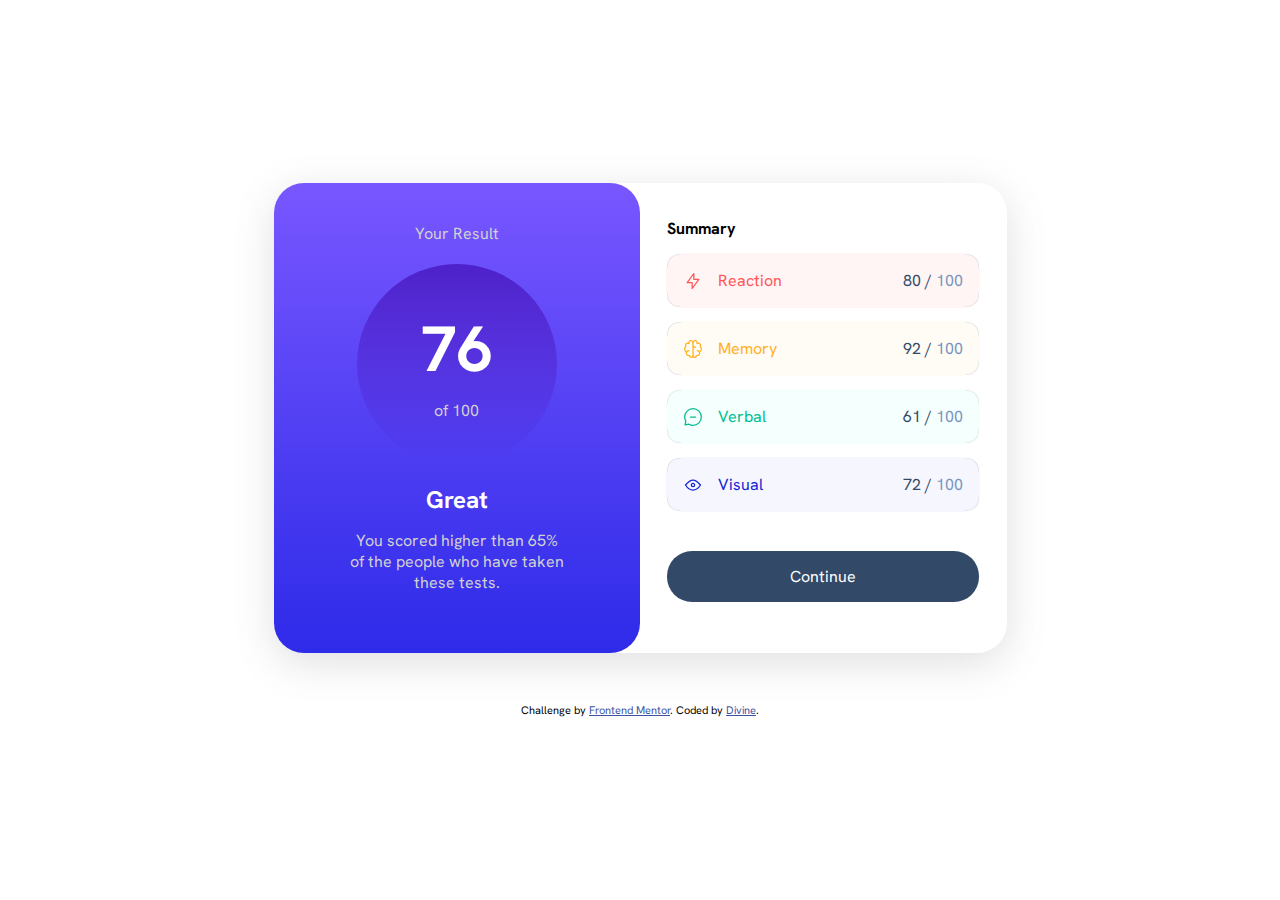
<file: index.html>
<!DOCTYPE html>
<html lang="en">
<head>
  <meta charset="UTF-8">
  <meta name="viewport" content="width=device-width, initial-scale=1.0">
  <link rel="icon" type="image/png" sizes="32x32" href="./images/favicon-32x32.png">

   <!--Google fonts-->
  <link rel="preconnect" href="https://fonts.googleapis.com">
  <link rel="preconnect" href="https://fonts.gstatic.com" crossorigin>
  <link href="https://fonts.googleapis.com/css2?family=Hanken+Grotesk:wght@500;700;800&display=swap" rel="stylesheet">

  <link rel="stylesheet" href="styles.css">
  <title>Frontend Mentor | Results summary component</title>
  <style>
    .attribution { font-size: 11px; text-align: center;}
    .attribution a { color: hsl(228, 45%, 44%); }
  </style>
</head>
<body>
  <main>
    <div class="container">
      <div class="score">
        <p>Your Result</p>
        <p class="score__result">
          <span class="score__value">76</span>
          <span class="score__total">of 100</span>
        </p>
        <div class="score__comment">
          <h1>Great</h1>
          <p>You scored higher than 65% of the people who have taken these tests.</p>
        </div>
      </div>

      <div class="summary">
        <div class="summary__container">
          <h2 class="summary__heading">Summary</h2>
          <ul class="summary__list">
            <li>
              <div class="list-container">
                <div>
                  <img src="./images/icon-reaction.svg" alt="">
                </div>
                <p>Reaction</p>
                <p>80 / <span>100</span></p>
              </div>
            </li>
            <li>
              <div class="list-container">
                <div>
                  <img src="./images/icon-memory.svg" alt="">
                </div>
                <p>Memory</p>
                <p>92 / <span>100</span></p>
              </div>
            </li>
            <li>
              <div class="list-container">
                <div>
                  <img src="./images/icon-verbal.svg" alt="">
                </div>
                <p>Verbal</p>
                <p>61 / <span>100</span></p>
              </div>
            </li>
            <li>
              <div class="list-container">
                <div>
                  <img src="./images/icon-visual.svg" alt="">
                </div>
                <p>Visual</p>
                <p>72 / <span>100</span></p>
              </div>
            </li>
          </ul>
          <button type="button">Continue</button>
        </div>
      </div>
    </div>
  </main>

  <div class="attribution" style="margin-top: 50px">
      Challenge by <a href="https://www.frontendmentor.io?ref=challenge" target="_blank">Frontend Mentor</a>.
      Coded by <a href="https://github.com/Divine-hash">Divine</a>.
    </div>
</body>
</html>
</file>
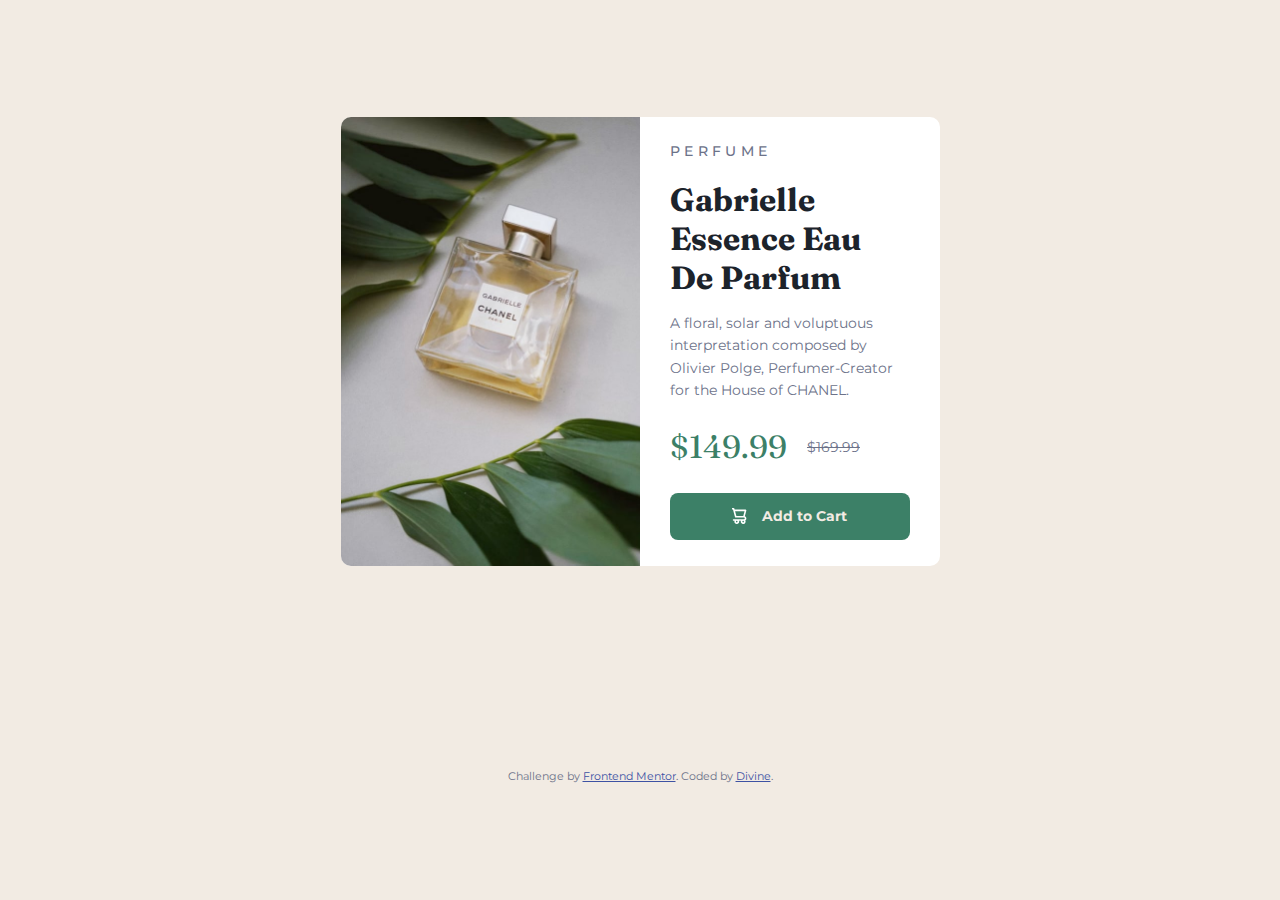
<file: product-preview-card/index.html>
<!DOCTYPE html>
<html lang="en">
<head>
  <meta charset="UTF-8">
  <meta name="viewport" content="width=device-width, initial-scale=1.0">
  <link rel="icon" type="image/png" sizes="32x32" href="./images/favicon-32x32.png">

  <!-- Google fonts-->
  <link rel="preconnect" href="https://fonts.googleapis.com">
  <link rel="preconnect" href="https://fonts.gstatic.com" crossorigin>
  <link href="https://fonts.googleapis.com/css2?family=Fraunces:opsz,wght@9..144,700&family=Montserrat:wght@500;700&display=swap" rel="stylesheet">

  <link rel="stylesheet" href="styles.css">
  <title>Frontend Mentor | Product preview card component</title>
  <style>
    .attribution { font-size: 11px; text-align: center; }
    .attribution a { color: hsl(228, 45%, 44%); }
  </style>
</head>
<body>
  <main class="container">
    <figure class="product">
      <div class="product__image">
        <picture>
            <source media="(max-width: 45.5625em)" srcset="./images/image-product-mobile.jpg" />
            <source media="(min-width: 45.625em)" srcset="./images/image-product-desktop.jpg" />
            <img src="./images/image-product-desktop.jpg" alt="image of perfume bottle" />
        </picture>
      </div>
      <figcaption class="product__disc">
        <h2>Perfume</h2>
        <h1>Gabrielle Essence Eau De Parfum</h1>
        <P>
          A floral, solar and voluptuous interpretation composed by Olivier Polge,
          Perfumer-Creator for the House of CHANEL.
        </P>
        <P class="product__pricing">
          <span class="product__price product__price--current">$149.99</span>
          <span class="product__price product__price--canceled">$169.99</span>
        </P>
        <button class="product__button" type="button">
          <img src="./images/icon-cart.svg" alt="">
          <span>Add to Cart</span>
        </button>
      </figcaption>
    </figure>
  </main>

  <footer>
    <div class="attribution">
      Challenge by <a href="https://www.frontendmentor.io?ref=challenge" target="_blank">Frontend Mentor</a>.
      Coded by <a href="https://github.com/Divine-hash/frontend-mentor-css-projects/tree/main/product-preview-card">Divine</a>.
    </div>
  </footer>
</body>
</html>
</file>
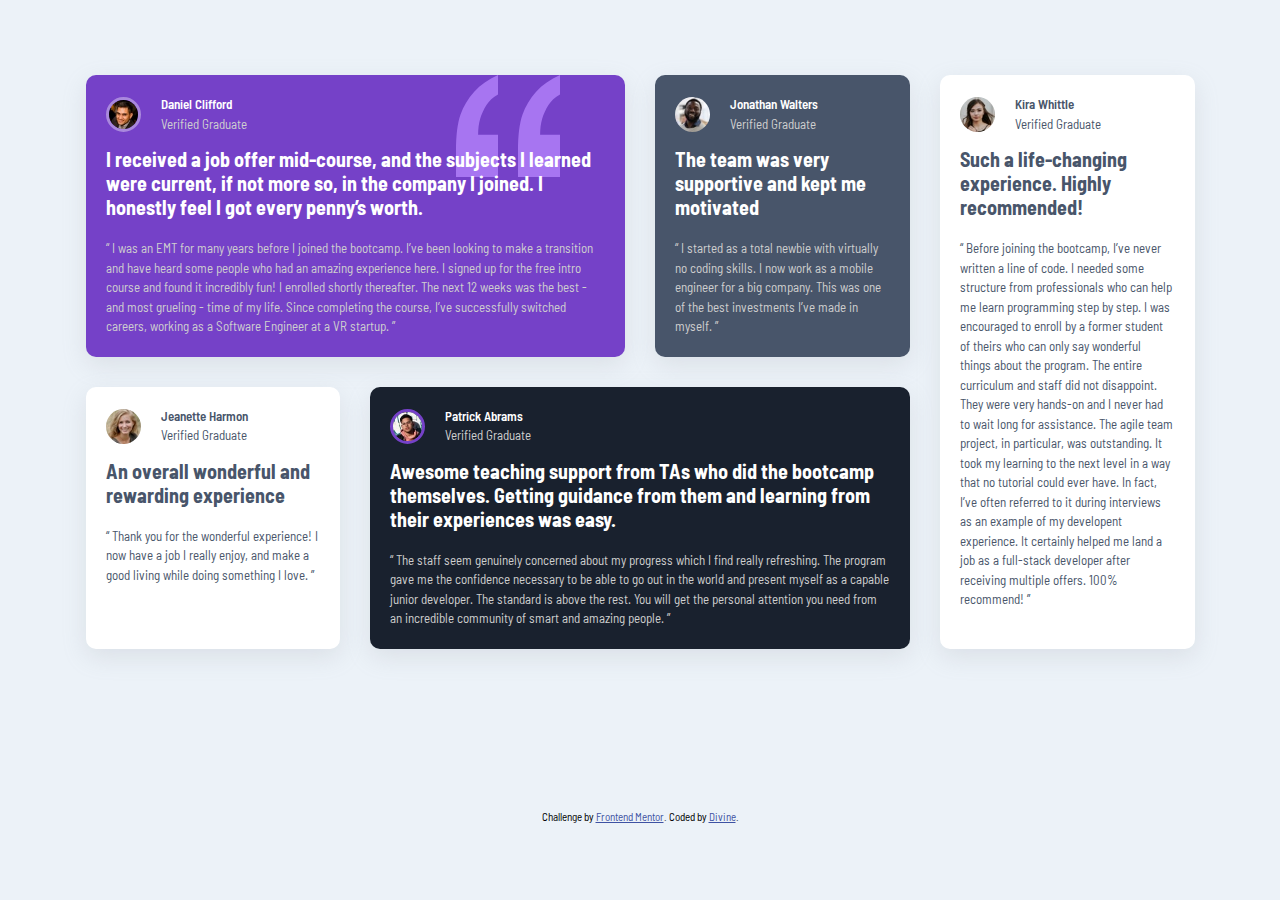
<file: testimonials-grid-section/index.html>
<!DOCTYPE html>
<html lang="en">
<head>
  <meta charset="UTF-8">
  <meta name="viewport" content="width=device-width, initial-scale=1.0">
  <link rel="icon" type="image/png" sizes="32x32" href="./images/favicon-32x32.png">
  <!-- Google Fonts -->
  <link rel="preconnect" href="https://fonts.googleapis.com">
  <link rel="preconnect" href="https://fonts.gstatic.com" crossorigin>
  <link href="https://fonts.googleapis.com/css2?family=Barlow+Semi+Condensed:wght@500;600&display=swap" rel="stylesheet">

  <link rel="stylesheet" href="styles.css">
  <title>Frontend Mentor | [Challenge Name Here]</title>
  <style>
    .attribution { font-size: 11px; text-align: center; }
    .attribution a { color: hsl(228, 45%, 44%); }
  </style>
</head>
<body>
  <main class="container">
    <!-- TESTIMONIAL ONE -->
    <div class="testimonial">
      <div class="testimonial__profile">
        <div class="testimonial__image">
          <img src="./images/image-daniel.jpg" alt="">
        </div>
        <div class="testimonial__student">
          <span class="testimonial__name">Daniel Clifford</span>
          <span>Verified Graduate</span>
        </div>
      </div>

      <h1 class="testimonial__heading">
        I received a job offer mid-course, and the subjects I learned were current, if not more so,
        in the company I joined. I honestly feel I got every penny’s worth.
      </h1>

      <p class="testimonial__statement">
        “ I was an EMT for many years before I joined the bootcamp. I’ve been looking to make a
        transition and have heard some people who had an amazing experience here. I signed up
        for the free intro course and found it incredibly fun! I enrolled shortly thereafter.
        The next 12 weeks was the best - and most grueling - time of my life. Since completing
        the course, I’ve successfully switched careers, working as a Software Engineer at a VR startup. ”
      </p>
    </div>



    <!-- TESTIMONIAL TWO -->
    <div class="testimonial">
      <div class="testimonial__profile">
        <div class="testimonial__image">
          <img src="./images/image-jonathan.jpg" alt="">
        </div>
        <div class="testimonial__student">
          <span class="testimonial__name">Jonathan Walters</span>
          <span>Verified Graduate</span>
        </div>
      </div>

      <h1 class="testimonial__heading">
        The team was very supportive and kept me motivated
      </h1>

      <p class="testimonial__statement">
        “ I started as a total newbie with virtually no coding skills. I now work as a mobile engineer for a big company. This was one of the best investments I’ve made in myself. ”
      </p>
    </div>



    <!-- TESTIMONIAL THREE -->
    <div class="testimonial">
      <div class="testimonial__profile">
        <div class="testimonial__image">
          <img src="./images/image-jeanette.jpg" alt="">
        </div>
        <div class="testimonial__student">
          <span class="testimonial__name">Jeanette Harmon</span>
          <span>Verified Graduate</span>
        </div>
      </div>

      <h1 class="testimonial__heading">
        An overall wonderful and rewarding experience
      </h1>

      <p class="testimonial__statement">
        “ Thank you for the wonderful experience! I now have a job I really enjoy, and make a good living while doing something I love. ”
      </p>
    </div>



    <!-- TESTIMONIAL FOUR -->
    <div class="testimonial">
      <div class="testimonial__profile">
        <div class="testimonial__image">
          <img src="./images/image-patrick.jpg" alt="">
        </div>
        <div class="testimonial__student">
          <span class="testimonial__name">Patrick Abrams</span>
          <span>Verified Graduate</span>
        </div>
      </div>

      <h1 class="testimonial__heading">
        Awesome teaching support from TAs who did the bootcamp themselves. Getting guidance from them and learning from their experiences was easy.
      </h1>

      <p class="testimonial__statement">
        “ The staff seem genuinely concerned about my progress which I find really refreshing. The program gave me the confidence necessary to be able to go out in the world and present myself as a capable junior developer. The standard is above the rest. You will get the personal attention you need from an incredible community of smart and amazing people. ”
      </p>
    </div>

    <!-- TESTIMONIAL FIVE -->
    <div class="testimonial">
      <div class="testimonial__profile">
        <div class="testimonial__image">
          <img src="./images/image-kira.jpg" alt="">
        </div>
        <div class="testimonial__student">
          <span class="testimonial__name">Kira Whittle</span>
          <span>Verified Graduate</span>
        </div>
      </div>

      <h1 class="testimonial__heading">
        Such a life-changing experience. Highly recommended!
      </h1>

      <p class="testimonial__statement">
        “ Before joining the bootcamp, I’ve never written a line of code. I needed some structure from professionals who can help me learn programming step by step. I was encouraged to enroll by a former student of theirs who can only say wonderful things about the program. The entire curriculum and staff did not disappoint. They were very hands-on and I never had to wait long for assistance. The agile team project, in particular, was outstanding. It took my learning to the next level in a way that no tutorial could ever have. In fact, I’ve often referred to it during interviews as an example of my developent experience. It certainly helped me land a job as a full-stack developer after receiving multiple offers.
        100% recommend! ”
      </p>
    </div>
  </main>

  <footer style="margin-top: 50px;">
    <div class="attribution">
      Challenge by <a href="https://www.frontendmentor.io?ref=challenge" target="_blank">Frontend Mentor</a>.
      Coded by <a href="https://github.com/Divine-hash">Divine</a>.
    </div>
  </footer>
</body>
</html>
</file>
<file: styles.css>
:root {
  /* Primary Colors */
  --clr-light-red: hsl(0, 100%, 67%);
  --clr-orange-yellow: hsl(39, 100%, 56%);
  --clr-green-teal: hsl(166, 100%, 37%);
  --clr-cobalt-blue: hsl(234, 85%, 45%);
  --clr-white: #ffffff;

  /* Primary colors light */
  --clr-light-red-background: hsl(0, 100%, 98%);
  --clr-orange-yellow-background: hsl(39, 100%, 98%);
  --clr-green-teal-background: hsl(166, 100%, 98%);
  --clr-cobalt-blue-background: hsl(234, 85%, 98%);

  /* Gradient Colors */
  --clr-light-slate-blue: hsl(252, 100%, 67%); /* background */
  --clr-light-royal-blue: hsl(241, 81%, 54%); /* background */
  --clr-violet-blue: hsla(256, 72%, 46%, 1); /* circle */
  --clr-persian-blue: hsla(241, 72%, 46%, 0); /* circle */

  --fs-600: 6.4rem; /* 64px */
  --fs-500: 2.4rem; /* 24px */
  --fs-400: 1.6rem; /* 16px */
}




/*
==================================
  RESETS
==================================
*/
html {
  box-sizing: border-box;
  font-size: 62.5%;
}

*, *::before, *::after {
  box-sizing: inherit;
  margin: 0;
  padding: 0;
}

img, svg, picture, video {
  display: block;
  max-width: 100%;
}

input, button, textarea, select {
  font: inherit;
}

body {
  font-family: 'Hanken Grotesk', sans-serif;
  font-size: var(--fs-400);
  min-height: 100vh;
  background-color: var(--clr-white);
  display: grid;
  place-content: center;
}




/*
==================================
  TYPOGRAHPY
==================================
*/
h1 {
  font-size: var(--fs-500);
}

h2 {
  font-size: var(--fs-400);
}

button {
  font-size: var(--fs-400);
}

.score__value {
  font-size: var(--fs-600);
  font-weight: 700;
}

.score__comment > p,
.score > p:first-child,
.score__total {
  color: hsl(0, 0%, 82%);
}




/*
==================================
  GLOBALS
==================================
*/
.container {
  margin: 0 auto;
  max-width: 733px;
}

.summary__container {
  width: 85%;
  margin: 0 auto;
}

ul {
  list-style-type: none;
}




/*
==================================
  SCORE
==================================
*/
.score {
  color: var(--clr-white);
  text-align: center;
  background-image: linear-gradient(
    var(--clr-light-slate-blue),
    var(--clr-light-royal-blue)
  );
  display: flex;
  flex-direction: column;
  align-items: center;
  border-radius: 0 0 30px 30px;
}

.score > * {
  margin-top: 1.25em;
}

.score__result {
  display: flex;
  flex-direction: column;
  align-items: center;
  justify-content: center;
  row-gap: 1rem;
  height: 15rem;
  width: 15rem;
  background-image: linear-gradient(
    var(--clr-violet-blue),
    var(--clr-persian-blue)
  );
  border-radius: 50%;
}

.score__comment {
  margin-bottom: 1.5625em;
  width: 70%;
}

.score__comment > p {
  padding: 0.9375em 0;
}



/*
==================================
  SUMMARY
==================================
*/

.summary {
  padding: 0.625em 0 0.9375em;
}

.summary__heading {
  padding: 0.9375em 0;
}

.summary__list > li {
  position: relative;
  border: 1px solid hsla(214, 35%, 30%, 0.1);
  border-radius: 12px;
  margin-bottom: 0.9375em;
}

.summary__list > li::before,
.summary__list > li::after {
  content: "";
  display: block;
  position: absolute;
}

.summary__list > li::before {
  top: -2px;
  bottom: -2px;
  left: 0.8em;
  right: 0.8em;
}

.summary__list > li::after {
  top: 0.8em;
  bottom: 0.8em;
  left: -2px ;
  right: -2px;
}

.summary__list > li:nth-child(1),
.summary__list > li:nth-child(1)::before,
.summary__list > li:nth-child(1)::after {
  color: var(--clr-light-red);
  background-color: var(--clr-light-red-background);
}

.summary__list > li:nth-child(2),
.summary__list > li:nth-child(2)::before,
.summary__list > li:nth-child(2)::after {
  color: var(--clr-orange-yellow);
  background-color: var(--clr-orange-yellow-background);
}

.summary__list > li:nth-child(3),
.summary__list > li:nth-child(3)::before,
.summary__list > li:nth-child(3)::after {
  color: var(--clr-green-teal);
  background-color: var(--clr-green-teal-background);
}

.summary__list > li:nth-child(4),
.summary__list > li:nth-child(4)::before,
.summary__list > li:nth-child(4)::after {
  color: var(--clr-cobalt-blue);
  background-color: var(--clr-cobalt-blue-background);
}

.summary__list  .list-container {
  position: relative;
  z-index: 1;
  display: flex;
  align-items: center;
  gap: 0 15px;
  padding: 0.9375em;
}

.summary__list .list-container > p:last-child {
  margin-left: auto;
  color: hsl(214, 35%, 30%);
}

.summary__list .list-container > p:last-child > span {
  color: hsl(214, 35%, 60%);
}

.summary button {
  display: block;
  width: 100%;
  border: none;
  outline: none;
  border-radius: 25px;
  padding: 0.9375em 1.25em;
  color: var(--clr-white);
  background-color: hsl(214, 35%, 30%);
  transition: background-color 0.2s ease-in;
}

.summary button:hover {
  background-color: var(--clr-light-royal-blue);
}

@media (min-width: 40em) {
  .container {
    display: grid;
    grid-template-columns: 1fr 1fr;
    border-radius: 30px;
    box-shadow: 0px 10px 40px 0px rgba(100, 100, 111, 0.2);
  }

  .score {
    border-radius: 30px;
  }

  .score__result {
    width: 20rem;
    height: 20rem;
  }

  .score__comment {
    width: 60%;
  }

  .score, .summary {
    padding: 1.25em 0;
  }

  .summary button {
    margin-top: 2.5em;
  }
}
</file>
<file: product-preview-card/styles.css>
:root {
  /* Primary colors */
  --clr-dark-cyan: hsl(158, 36%, 37%);
  --clr-darker-cyan: hsl(158, 36%, 30%);
  --clr-cream: hsl(30, 38%, 92%);

  /* Neutral colors */
  --clr-very-dark-blue: hsl(212, 21%, 14%);
  --clr-dark-grayish-blue: hsl(228, 12%, 48%);
  --clr-white: hsl(0, 0%, 100%);
}




/*
=================================
  RESETS
=================================
*/
html {
  box-sizing: border-box;
  font-size: 62.5%;
}

*, *::before, *::after {
  box-sizing: inherit;
  margin: 0;
  padding: 0;
}

img, video, picture, svg {
  max-width: 100%;
  display: block;
}

input, textarea, select, button {
  font: inherit;
}

body {
  min-height: 100vh;
  font-size: 1.4rem;
  font-family: 'Montserrat', sans-serif;
  padding: 1.07em 0;
  color: var(--clr-dark-grayish-blue);
  display: grid;
  place-items: center;
  background-color: var(--clr-cream);
}




/*
=================================
  GLOBALS
=================================
*/
.container {
  width: 85%;
  max-width: 599px;
}




/*
=================================
  TYPOGRAPHY
=================================
*/
h2 {
  text-transform: uppercase;
  font-weight: 500;
  font-size: 1.4rem;
  letter-spacing: 0.3125em;
}

h1 {
  color: var(--clr-very-dark-blue);
}

h1, .product__price--current {
  font-size: 3.2rem;
  font-family: 'Fraunces', serif;
}

p {
  line-height: 1.6;
  text-align: left;
}

.product__price--current {
  color: var(--clr-dark-cyan);
}

.product__price--canceled {
  text-decoration: line-through;
}

.product__button {
  font-weight: 700;
  color: var(--clr-cream);
}



/*
=================================
  PRODUCT
=================================
*/
.product {
  border-radius: 10px;
  background-color: var(--clr-white);
  overflow: hidden;
}

.product__image img {
  width: 100%;
  height: 100%;
  object-fit: cover;
}

.product__disc {
  padding: 1.43em 0.93em;
}

.product__disc > * {
  margin-bottom: 0.57em;
}

.product__disc h1 {
  margin-bottom: 0.46875em;
}

.product__disc > *:last-child {
  margin-bottom: 0;
}

.product__pricing {
  display: flex;
  align-items: center;
  gap: 1.43em;
}

.product__button {
  border: none;
  border-radius: 8px;
  display: block;
  background-color: var(--clr-dark-cyan);
  width: 100%;
  display: flex;
  justify-content: center;
  align-items: center;
  gap: 0 1.07em;
  padding: 1.07em;
  transition: background-color 0.2s ease-in;
}

.product__button:hover {
  background-color: var(--clr-darker-cyan);
}

@media (min-width: 45.625em) {
  .product {
    display: grid;
    grid-template-columns: 1fr 1fr;
    grid-template-rows: 1fr;
  }

  .product__disc {
    padding: 1.79em 2.14em;
  }

  .product__disc > * {
    margin-bottom: 1.43em;
  }
}
</file>
<file: testimonials-grid-section/styles.css>
:root {
  --clr-moderate-violet: hsl(263, 55%, 52%);
  --clr-very-dark-grayish-blue: hsl(217, 19%, 35%);
  --clr-very-dark-blackish-blue: hsl(219, 29%, 14%);
  --clr-white: hsl(0, 0%, 100%);
  --clr-light-gray: hsl(0, 0%, 81%);
  --clr-light-grayish-blue: hsl(210, 46%, 95%);
}



/*
================================
  RESETS
================================
*/
html {
  box-sizing: border-box;
}

*, *::before, *::after {
  box-sizing: inherit;
  padding: 0;
  margin: 0;
}

img, video, svg, picture {
  max-width: 100%;
  display: block;
}

body {
  min-height: 100vh;
  font: calc(13rem / 16) / 1.5 'Barlow Semi Condensed', sans-serif;
  background: var(--clr-light-grayish-blue);
  padding: 20px 0;
  display: grid;
  place-items: center;
}



/*
================================
  GLOBALS
================================
*/
.container {
  width: 95%;
  max-width: 1109px;
  display: grid;
  gap: calc(30em / 13);
}

h1 {
  font-size: calc(20rem / 16);
  line-height: 1.2;
}



/*
================================
  TESTIMONIAL
================================
*/
.testimonial {
  padding: 20px;
  border-radius: 10px;
  box-shadow: rgba(149, 157, 165, 0.2) 0px 8px 24px;
}

.testimonial > *:not(:last-child) {
  margin-bottom: calc(13em / 13);
}

.testimonial:nth-child(1) {
  background-color: var(--clr-moderate-violet);
  background-image: url('./images/bg-pattern-quotation.svg');
  background-repeat: no-repeat;
  background-position: right 15% top;
}

.testimonial:nth-child(2) {
  background-color: var(--clr-very-dark-grayish-blue);
}

.testimonial:nth-child(4) {
  background-color: var(--clr-very-dark-blackish-blue);
}

.testimonial:not(:nth-child(3),:nth-child(5)) {
  color: var(--clr-light-gray);
}

.testimonial:not(:nth-child(3),:nth-child(5)) > h1 {
  color: var(--clr-white);
}

.testimonial:nth-child(3),
.testimonial:nth-child(5) {
  color: var(--clr-very-dark-grayish-blue);
  background-color: var(--clr-white);
}

.testimonial__profile {
  display: flex;
  align-items: center;
  gap: 0 20px;
}

.testimonial__image {
  width: calc(35rem / 16);
  border-radius: 50%;
  overflow: hidden;
}

.testimonial:nth-child(1) .testimonial__image {
  border: 3px solid hsl(263, 55%, 70%);
}

.testimonial:nth-child(4) .testimonial__image {
  border: 3px solid var(--clr-moderate-violet);
}

.testimonial__student {
  display: flex;
  flex-direction: column;
}

.testimonial__name {
  font-weight: 600;
}

.testimonial:not(:nth-child(3),:nth-child(5)) .testimonial__name {
  color: var(--clr-white);
}

@media (min-width: 59.375em) {
  .container {
    grid-template-columns: repeat(4, 1fr);
    grid-template-rows: min-content 1fr;
  }

  .testimonial:nth-child(1) {
    grid-column: 1 / 3;
  }

  .testimonial:nth-child(4) {
    grid-column: 2 / 4;
  }

  .testimonial:nth-child(5) {
    grid-column: 4 / -1;
    grid-row: 1 / -1;
  }
}
</file>
